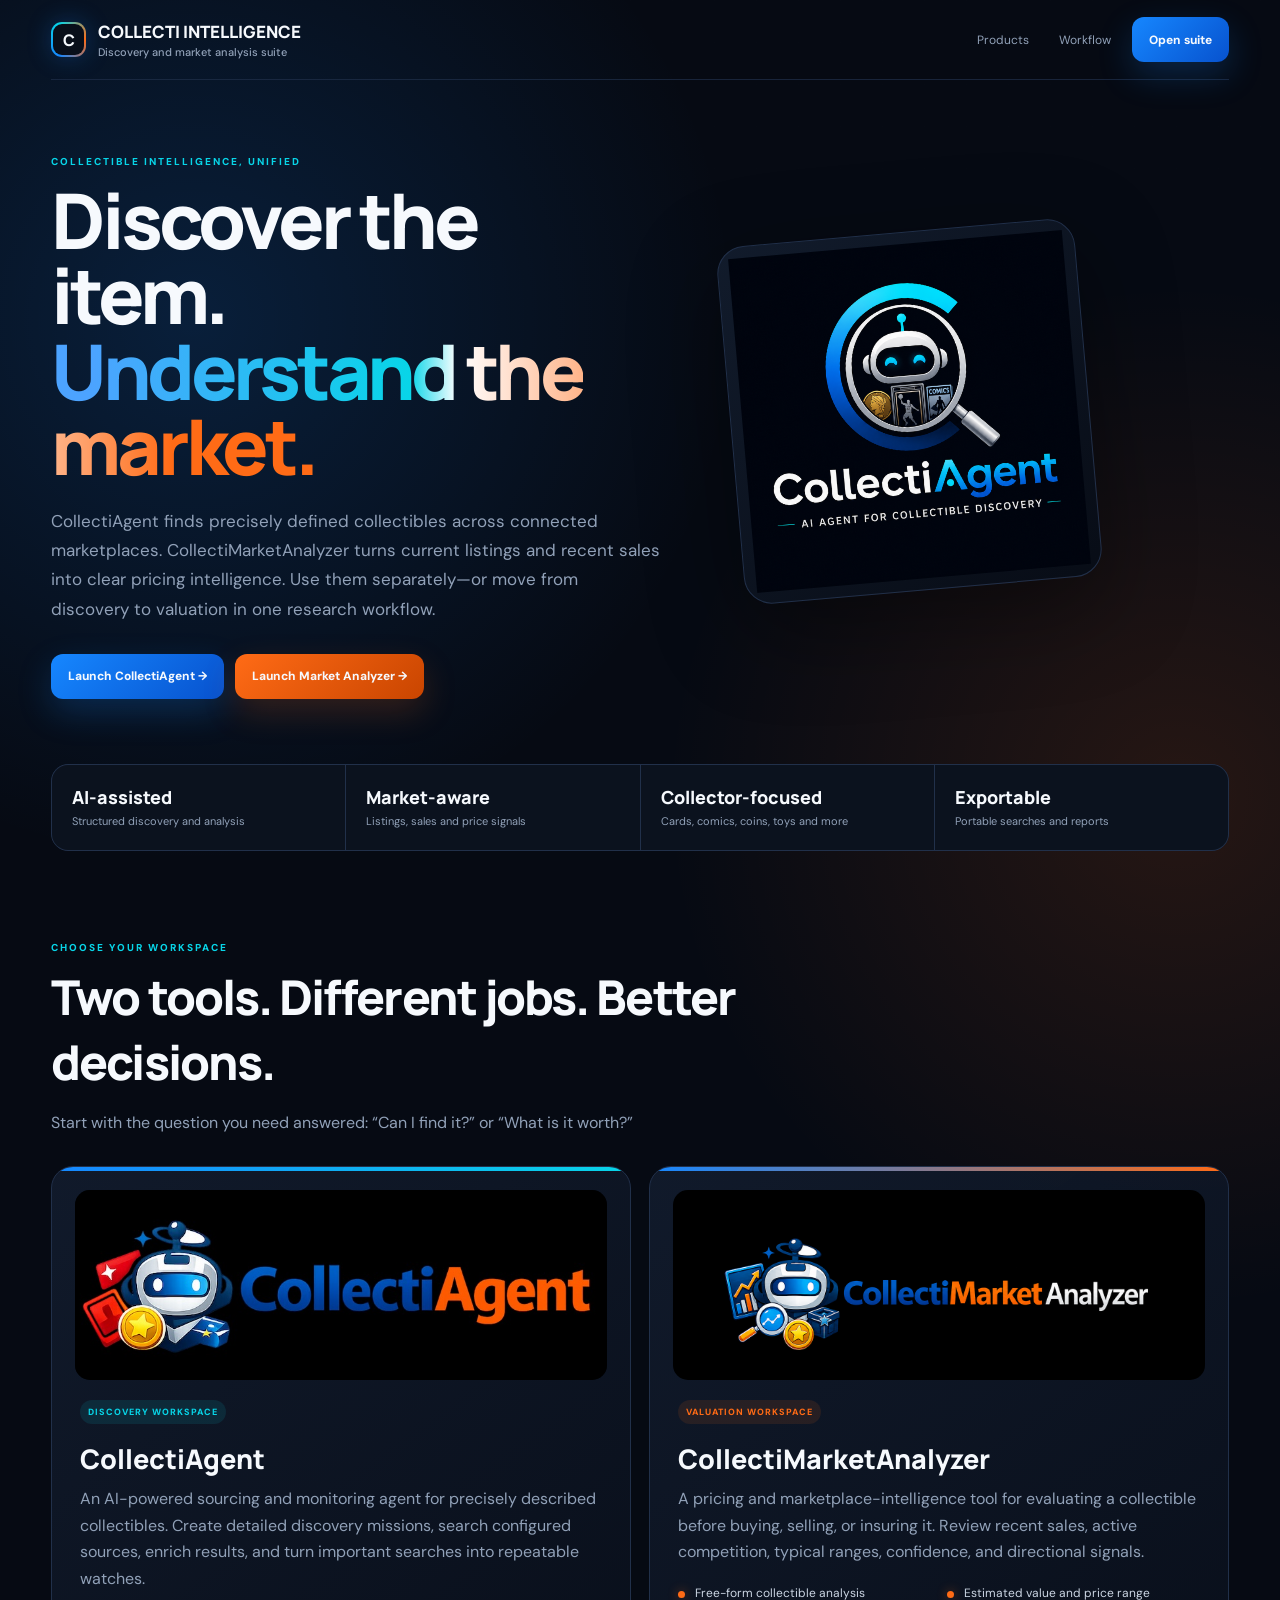
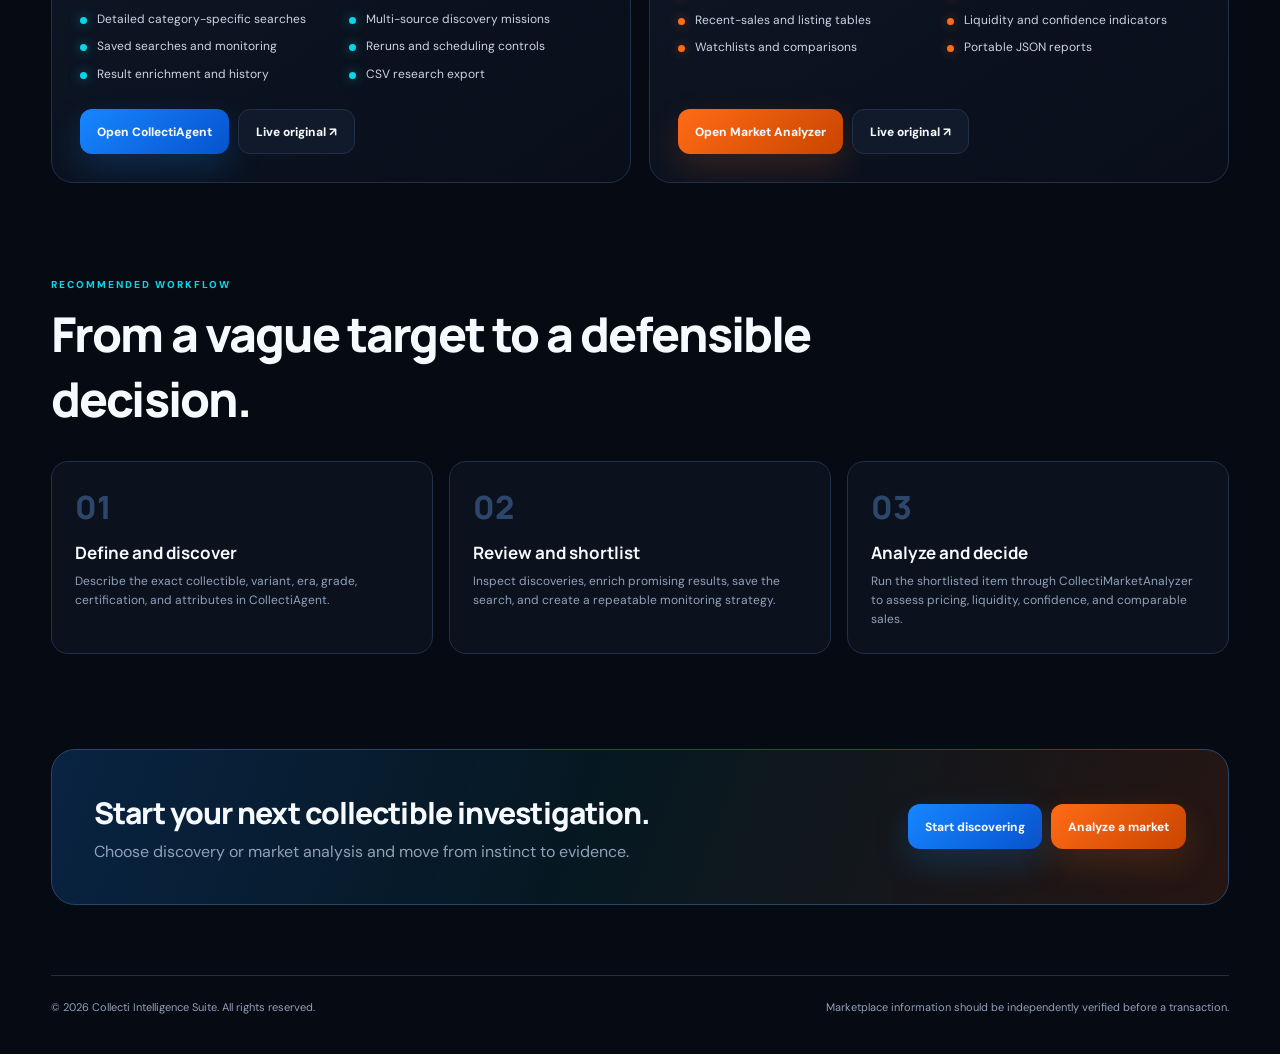
<file: index.html>
<!doctype html>
<html lang="en">
<head>
  <meta charset="utf-8">
  <meta name="viewport" content="width=device-width, initial-scale=1">
  <meta name="theme-color" content="#060a13">
  <meta name="description" content="Access CollectiAgent discovery and CollectiMarketAnalyzer pricing intelligence from one professional collectible research workspace.">
  <title>Collecti Intelligence Suite</title>
  <link rel="preconnect" href="https://fonts.googleapis.com">
  <link rel="preconnect" href="https://fonts.gstatic.com" crossorigin>
  <link href="https://fonts.googleapis.com/css2?family=DM+Sans:wght@400;500;600;700&family=Manrope:wght@500;600;700;800&display=swap" rel="stylesheet">
  <style>
    :root{--bg:#060a13;--panel:#0e1625;--line:#21304a;--ink:#f6f9fd;--muted:#91a1b8;--blue:#1687ff;--cyan:#08d5e8;--orange:#ff6b16;--green:#38d98a;--shadow:0 28px 90px rgba(0,0,0,.42)}
    *{box-sizing:border-box}html{scroll-behavior:smooth}body{margin:0;min-height:100%;color:var(--ink);font-family:'DM Sans',system-ui,sans-serif;background:radial-gradient(circle at 15% 12%,rgba(22,135,255,.17),transparent 34rem),radial-gradient(circle at 92% 30%,rgba(255,107,22,.13),transparent 32rem),var(--bg)}
    body:before{content:"";position:fixed;inset:0;pointer-events:none;opacity:.035;background-image:linear-gradient(rgba(255,255,255,.15) 1px,transparent 1px),linear-gradient(90deg,rgba(255,255,255,.15) 1px,transparent 1px);background-size:42px 42px;mask-image:linear-gradient(to bottom,black,transparent 72%)}
    a{color:inherit;text-decoration:none}.shell{position:relative;max-width:1480px;margin:auto;padding:0 clamp(20px,4vw,68px)}
    header{height:80px;display:flex;align-items:center;justify-content:space-between;gap:20px;border-bottom:1px solid rgba(33,48,74,.72)}.brand{display:flex;align-items:center;gap:12px;font:800 17px Manrope}.mark{width:35px;height:35px;border-radius:11px;background:conic-gradient(from 210deg,var(--blue),var(--cyan),var(--orange),var(--blue));padding:2px;box-shadow:0 0 25px rgba(22,135,255,.25)}.mark:after{content:"C";display:grid;place-items:center;width:100%;height:100%;border-radius:9px;background:#090f1a;font:800 16px Manrope}.brand span{color:var(--muted);font:500 11px 'DM Sans';display:block;margin-top:2px}.header-links{display:flex;align-items:center;gap:12px}.header-links>a:not(.button){font-size:12px;color:var(--muted);padding:9px}.header-links>a:hover{color:var(--ink)}
    .button{display:inline-flex;align-items:center;justify-content:center;gap:8px;min-height:45px;padding:0 17px;border-radius:12px;border:1px solid var(--line);font-size:12px;font-weight:800;transition:.2s ease;background:#101a2a}.button:hover{transform:translateY(-2px);border-color:#3b5278}.button.blue{border:0;background:linear-gradient(135deg,var(--blue),#0752ce);box-shadow:0 13px 34px rgba(22,135,255,.22)}.button.orange{border:0;background:linear-gradient(135deg,var(--orange),#c94500);box-shadow:0 13px 34px rgba(255,107,22,.18)}
    .hero{min-height:520px;display:grid;grid-template-columns:minmax(0,1.1fr) minmax(430px,.9fr);gap:70px;align-items:center;padding:75px 0 65px}.eyebrow{text-transform:uppercase;letter-spacing:.2em;font-size:10px;font-weight:800;color:var(--cyan)}h1{font:800 clamp(44px,6vw,78px)/.98 Manrope;letter-spacing:-.055em;margin:14px 0 24px;max-width:850px}.gradient{background:linear-gradient(90deg,#4ca3ff 5%,var(--cyan) 45%,#fff 51%,var(--orange) 82%);-webkit-background-clip:text;background-clip:text;color:transparent}.hero p{color:var(--muted);font-size:17px;line-height:1.72;max-width:700px;margin:0}.hero-actions{display:flex;gap:11px;flex-wrap:wrap;margin-top:30px}.suite-visual{position:relative;min-height:390px}.visual-card{position:absolute;width:72%;aspect-ratio:1;border:1px solid var(--line);border-radius:28px;background:linear-gradient(145deg,rgba(18,28,45,.96),rgba(8,13,23,.96));box-shadow:var(--shadow);overflow:hidden;display:grid;place-items:center}.visual-card img{width:94%;height:94%;object-fit:contain}.visual-card.agent{left:0;top:0;transform:rotate(-5deg)}.visual-card.market{right:0;bottom:0;transform:rotate(6deg)}.visual-card.market img{object-fit:cover}.signal{position:absolute;z-index:3;width:55px;height:55px;border-radius:50%;display:grid;place-items:center;background:#0c1422;border:1px solid #325070;left:48%;top:44%;box-shadow:0 0 40px rgba(8,213,232,.3);font-size:20px}
    .trust{display:grid;grid-template-columns:repeat(4,1fr);gap:1px;border:1px solid var(--line);border-radius:17px;overflow:hidden;background:var(--line);margin-bottom:90px}.trust div{padding:20px;background:#0b121e}.trust strong{display:block;font:800 18px Manrope}.trust span{color:var(--muted);font-size:11px}
    .section-head{max-width:760px;margin-bottom:30px}.section-head h2{font:800 clamp(30px,4vw,48px) Manrope;letter-spacing:-.04em;margin:10px 0}.section-head p{color:var(--muted);line-height:1.65}.products{display:grid;grid-template-columns:1fr 1fr;gap:18px;margin-bottom:95px}.product{position:relative;overflow:hidden;border:1px solid var(--line);border-radius:22px;background:linear-gradient(145deg,rgba(18,28,45,.92),rgba(9,15,26,.94));padding:28px;min-height:560px;display:flex;flex-direction:column}.product:before{content:"";position:absolute;inset:0 0 auto;height:4px;background:linear-gradient(90deg,var(--blue),var(--cyan))}.product.market:before{background:linear-gradient(90deg,var(--blue),var(--orange))}.logo-panel{height:190px;margin:-5px -5px 20px;border-radius:15px;background:#050a13;overflow:hidden;display:grid;place-items:center}.logo-panel img{width:100%;height:100%;object-fit:contain}.product.market .logo-panel img{object-fit:cover}.tag{align-self:flex-start;padding:6px 8px;border-radius:999px;background:rgba(8,213,232,.1);color:var(--cyan);font-size:9px;font-weight:800;text-transform:uppercase;letter-spacing:.11em}.market .tag{background:rgba(255,107,22,.1);color:var(--orange)}.product h3{font:800 27px Manrope;margin:16px 0 9px}.product>p{color:var(--muted);line-height:1.65;margin:0 0 19px}.features{list-style:none;padding:0;margin:0 0 26px;display:grid;grid-template-columns:1fr 1fr;gap:10px 16px}.features li{position:relative;padding-left:17px;color:#cbd5e3;font-size:12px;line-height:1.45}.features li:before{content:"";position:absolute;left:0;top:6px;width:7px;height:7px;border-radius:50%;background:var(--cyan);box-shadow:0 0 11px rgba(8,213,232,.5)}.market .features li:before{background:var(--orange);box-shadow:0 0 11px rgba(255,107,22,.45)}.product-actions{display:flex;gap:9px;flex-wrap:wrap;margin-top:auto}
    .workflow{display:grid;grid-template-columns:repeat(3,1fr);gap:16px;margin-bottom:95px}.step{padding:23px;border:1px solid var(--line);border-radius:17px;background:#0b121e}.step b{font:800 32px Manrope;color:#2d466c}.step h3{font:700 17px Manrope;margin:12px 0 8px}.step p{color:var(--muted);font-size:12px;line-height:1.6;margin:0}
    .cta{margin-bottom:70px;border:1px solid #28466c;border-radius:24px;padding:42px;background:linear-gradient(110deg,rgba(22,135,255,.2),rgba(8,213,232,.07) 45%,rgba(255,107,22,.13));display:flex;justify-content:space-between;align-items:center;gap:30px}.cta h2{font:800 30px Manrope;letter-spacing:-.03em;margin:0 0 8px}.cta p{color:var(--muted);margin:0}.cta-actions{display:flex;gap:9px;flex-wrap:wrap}footer{padding:24px 0 40px;border-top:1px solid var(--line);display:flex;justify-content:space-between;gap:20px;color:var(--muted);font-size:11px}
    @media(max-width:980px){.hero{grid-template-columns:1fr;padding-top:55px}.suite-visual{max-width:620px;width:100%;justify-self:center}.products{grid-template-columns:1fr}.product{min-height:auto}.trust{grid-template-columns:1fr 1fr}.workflow{grid-template-columns:1fr}.cta{align-items:flex-start;flex-direction:column}}
    @media(max-width:620px){header{height:68px}.header-links>a:not(.button){display:none}.hero{gap:35px;padding-top:45px}.hero p{font-size:15px}.suite-visual{min-height:310px}.visual-card{width:76%}.trust{grid-template-columns:1fr 1fr;margin-bottom:65px}.trust div{padding:15px}.products{margin-bottom:65px}.product{padding:18px}.logo-panel{height:155px}.features{grid-template-columns:1fr}.cta{padding:27px}.cta-actions,.cta-actions .button{width:100%}footer{flex-direction:column}}
  </style>
</head>
<body>
  <div class="shell">
    <header><a class="brand" href=""><i class="mark"></i><div>COLLECTI INTELLIGENCE <span>Discovery and market analysis suite</span></div></a><nav class="header-links"><a href="#products">Products</a><a href="#workflow">Workflow</a><a class="button blue" href="CollectiSuite.html">Open suite</a></nav></header>

    <main>
      <section class="hero">
        <div><div class="eyebrow">Collectible intelligence, unified</div><h1>Discover the item.<br><span class="gradient">Understand the market.</span></h1><p>CollectiAgent finds precisely defined collectibles across connected marketplaces. CollectiMarketAnalyzer turns current listings and recent sales into clear pricing intelligence. Use them separately—or move from discovery to valuation in one research workflow.</p><div class="hero-actions"><a class="button blue" href="collecti-agent/index.html">Launch CollectiAgent →</a><a class="button orange" href="market-analyzer/index.html">Launch Market Analyzer →</a></div></div>
        <div class="suite-visual" aria-label="CollectiAgent and CollectiMarketAnalyzer product logos"><div class="visual-card agent"><img src="assets/collecti-agent-angle.png" alt="CollectiAgent"></div></div>
      </section>

      <section class="trust" aria-label="Suite capabilities"><div><strong>AI-assisted</strong><span>Structured discovery and analysis</span></div><div><strong>Market-aware</strong><span>Listings, sales and price signals</span></div><div><strong>Collector-focused</strong><span>Cards, comics, coins, toys and more</span></div><div><strong>Exportable</strong><span>Portable searches and reports</span></div></section>

      <section id="products"><div class="section-head"><div class="eyebrow">Choose your workspace</div><h2>Two tools. Different jobs. Better decisions.</h2><p>Start with the question you need answered: “Can I find it?” or “What is it worth?”</p></div>
        <div class="products">
          <article class="product"><div class="logo-panel"><img src="assets/collecti-agent-banner-logo.png" alt="CollectiAgent logo"></div><span class="tag">Discovery workspace</span><h3>CollectiAgent</h3><p>An AI-powered sourcing and monitoring agent for precisely described collectibles. Create detailed discovery missions, search configured sources, enrich results, and turn important searches into repeatable watches.</p><ul class="features"><li>Detailed category-specific searches</li><li>Multi-source discovery missions</li><li>Saved searches and monitoring</li><li>Reruns and scheduling controls</li><li>Result enrichment and history</li><li>CSV research export</li></ul><div class="product-actions"><a class="button blue" href="collecti-agent/index.html">Open CollectiAgent</a><a class="button" href="https://collecti-agent.replit.app" target="_blank" rel="noopener">Live original ↗</a></div></article>
          <article class="product market"><div class="logo-panel"><img src="assets/collecti-market-banner-2.png" alt="CollectiMarketAnalyzer logo"></div><span class="tag">Valuation workspace</span><h3>CollectiMarketAnalyzer</h3><p>A pricing and marketplace-intelligence tool for evaluating a collectible before buying, selling, or insuring it. Review recent sales, active competition, typical ranges, confidence, and directional signals.</p><ul class="features"><li>Free-form collectible analysis</li><li>Estimated value and price range</li><li>Recent-sales and listing tables</li><li>Liquidity and confidence indicators</li><li>Watchlists and comparisons</li><li>Portable JSON reports</li></ul><div class="product-actions"><a class="button orange" href="market-analyzer/index.html">Open Market Analyzer</a><a class="button" href="https://bay-trends.replit.app" target="_blank" rel="noopener">Live original ↗</a></div></article>
        </div>
      </section>

      <section id="workflow"><div class="section-head"><div class="eyebrow">Recommended workflow</div><h2>From a vague target to a defensible decision.</h2></div><div class="workflow"><article class="step"><b>01</b><h3>Define and discover</h3><p>Describe the exact collectible, variant, era, grade, certification, and attributes in CollectiAgent.</p></article><article class="step"><b>02</b><h3>Review and shortlist</h3><p>Inspect discoveries, enrich promising results, save the search, and create a repeatable monitoring strategy.</p></article><article class="step"><b>03</b><h3>Analyze and decide</h3><p>Run the shortlisted item through CollectiMarketAnalyzer to assess pricing, liquidity, confidence, and comparable sales.</p></article></div></section>

      <section class="cta"><div><h2>Start your next collectible investigation.</h2><p>Choose discovery or market analysis and move from instinct to evidence.</p></div><div class="cta-actions"><a class="button blue" href="collecti-agent/index.html">Start discovering</a><a class="button orange" href="market-analyzer/index.html">Analyze a market</a></div></section>
    </main>
    <footer><span>© 2026 Collecti Intelligence Suite. All rights reserved.</span><span>Marketplace information should be independently verified before a transaction.</span></footer>
  </div>
</body>
</html>
</file>
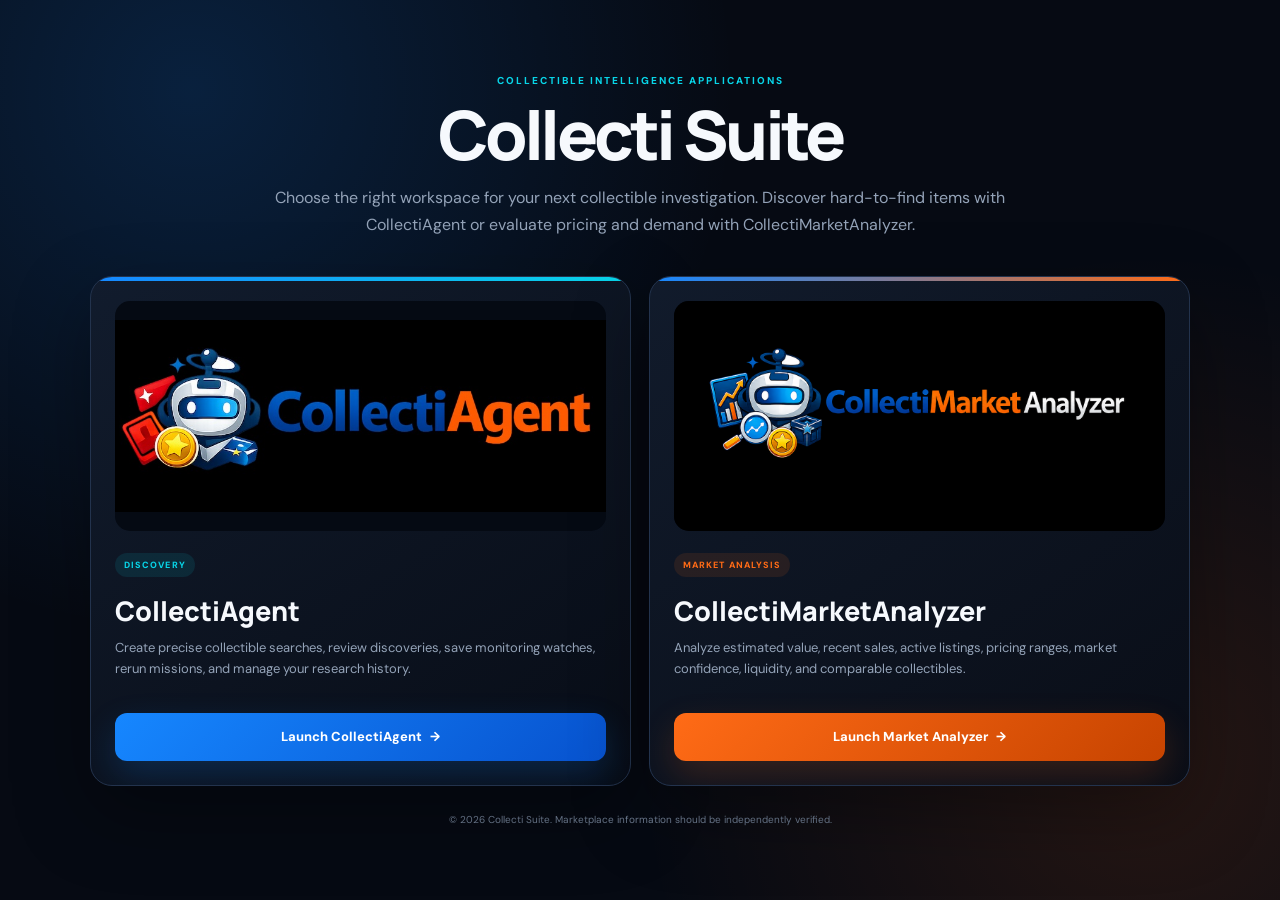
<file: CollectiSuite.html>
<!doctype html>
<html lang="en">
<head>
  <meta charset="utf-8">
  <meta name="viewport" content="width=device-width, initial-scale=1">
  <meta name="theme-color" content="#060a13">
  <meta name="description" content="Launch CollectiAgent and CollectiMarketAnalyzer from the Collecti Suite.">
  <title>Collecti Suite | Application Launcher</title>
  <link rel="preconnect" href="https://fonts.googleapis.com">
  <link rel="preconnect" href="https://fonts.gstatic.com" crossorigin>
  <link href="https://fonts.googleapis.com/css2?family=DM+Sans:wght@400;500;600;700&family=Manrope:wght@600;700;800&display=swap" rel="stylesheet">
  <style>
    :root{--bg:#060a13;--panel:#0e1726;--line:#23334d;--ink:#f6f9fd;--muted:#94a3b8;--blue:#1687ff;--cyan:#08d5e8;--orange:#ff6b16}
    *{box-sizing:border-box}body{margin:0;min-height:100dvh;color:var(--ink);font-family:'DM Sans',sans-serif;background:radial-gradient(circle at 15% 10%,rgba(22,135,255,.18),transparent 34rem),radial-gradient(circle at 90% 85%,rgba(255,107,22,.13),transparent 32rem),var(--bg);display:grid;place-items:center;padding:30px}
    main{width:min(1100px,100%)}.header{text-align:center;max-width:750px;margin:0 auto 38px}.eyebrow{color:var(--cyan);font-size:10px;font-weight:800;letter-spacing:.2em;text-transform:uppercase}.header h1{font:800 clamp(40px,6vw,68px)/1 Manrope;margin:13px 0 17px;letter-spacing:-.055em}.header p{color:var(--muted);line-height:1.65;margin:0}.apps{display:grid;grid-template-columns:1fr 1fr;gap:18px}.app-card{position:relative;overflow:hidden;display:flex;flex-direction:column;min-height:510px;padding:24px;border:1px solid var(--line);border-radius:22px;background:linear-gradient(145deg,rgba(18,28,45,.94),rgba(8,13,23,.96));box-shadow:0 28px 75px rgba(0,0,0,.34);transition:.25s ease}.app-card:hover{transform:translateY(-5px);border-color:#3b577e}.app-card:before{content:"";position:absolute;inset:0 0 auto;height:4px;background:linear-gradient(90deg,var(--blue),var(--cyan))}.app-card.market:before{background:linear-gradient(90deg,var(--blue),var(--orange))}.logo-box{height:230px;border-radius:15px;overflow:hidden;background:#050a13;display:grid;place-items:center;margin-bottom:22px}.logo-box img{width:100%;height:100%;object-fit:contain}.market .logo-box img{object-fit:cover}.tag{align-self:flex-start;padding:6px 9px;border-radius:999px;background:rgba(8,213,232,.1);color:var(--cyan);font-size:9px;font-weight:800;letter-spacing:.12em;text-transform:uppercase}.market .tag{background:rgba(255,107,22,.1);color:var(--orange)}h2{font:800 27px Manrope;margin:15px 0 9px}.app-card p{color:var(--muted);line-height:1.6;font-size:13px;margin:0 0 24px}.launch{margin-top:auto;min-height:48px;border-radius:12px;display:flex;align-items:center;justify-content:center;gap:8px;background:linear-gradient(135deg,var(--blue),#0752ce);color:white;text-decoration:none;font-size:13px;font-weight:800;box-shadow:0 14px 35px rgba(22,135,255,.2)}.market .launch{background:linear-gradient(135deg,var(--orange),#c74400);box-shadow:0 14px 35px rgba(255,107,22,.18)}.launch:hover{filter:brightness(1.08)}footer{text-align:center;color:#75849a;font-size:10px;margin-top:27px}
    @media(max-width:760px){body{padding:20px}.apps{grid-template-columns:1fr}.app-card{min-height:auto}.logo-box{height:190px}.header{margin-bottom:28px}}
  </style>
</head>
<body>
  <main>
    <header class="header"><div class="eyebrow">Collectible intelligence applications</div><h1>Collecti Suite</h1><p>Choose the right workspace for your next collectible investigation. Discover hard-to-find items with CollectiAgent or evaluate pricing and demand with CollectiMarketAnalyzer.</p></header>
    <section class="apps" aria-label="Collecti applications">
      <article class="app-card"><div class="logo-box"><img src="assets/collecti-agent-banner-logo.png" alt="CollectiAgent logo"></div><span class="tag">Discovery</span><h2>CollectiAgent</h2><p>Create precise collectible searches, review discoveries, save monitoring watches, rerun missions, and manage your research history.</p><a class="launch" href="collecti-agent/index.html">Launch CollectiAgent <span aria-hidden="true">→</span></a></article>
      <article class="app-card market"><div class="logo-box"><img src="assets/collecti-market-banner-2.png" alt="CollectiMarketAnalyzer logo"></div><span class="tag">Market analysis</span><h2>CollectiMarketAnalyzer</h2><p>Analyze estimated value, recent sales, active listings, pricing ranges, market confidence, liquidity, and comparable collectibles.</p><a class="launch" href="market-analyzer/index.html">Launch Market Analyzer <span aria-hidden="true">→</span></a></article>
    </section>
    <footer>© 2026 Collecti Suite. Marketplace information should be independently verified.</footer>
  </main>
</body>
</html>
</file>
